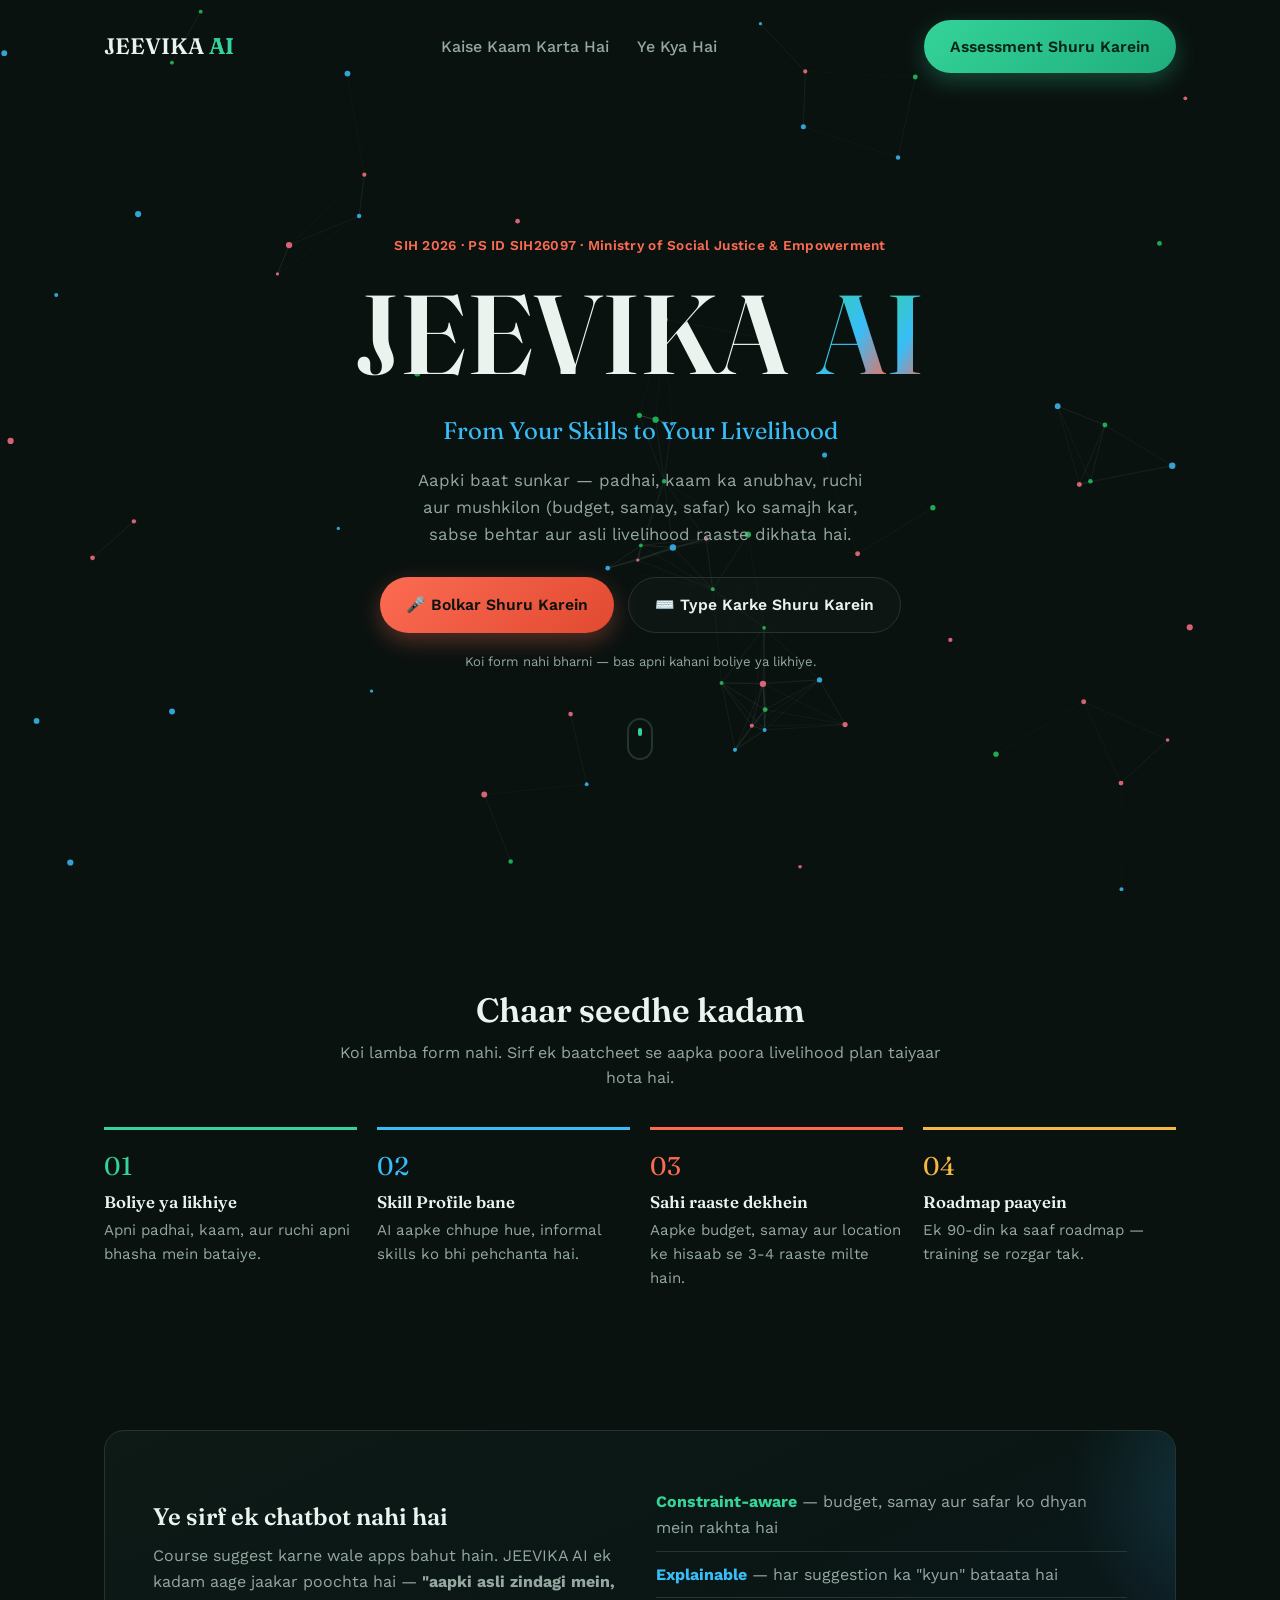
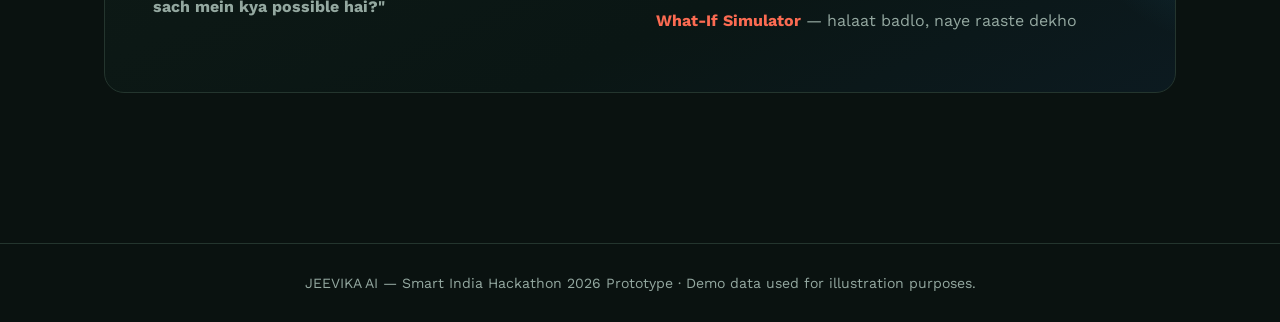
<file: index.html>
<!DOCTYPE html>
<html lang="hi">
<head>
<meta charset="UTF-8">
<meta name="viewport" content="width=device-width, initial-scale=1.0">
<title>JEEVIKA AI — From Your Skills to Your Livelihood</title>
<link rel="stylesheet" href="css/style.css">
<link rel="stylesheet" href="css/landing.css">
</head>
<body>

  <!-- Background particle network — pure canvas, no external library -->
  <canvas id="particle-canvas"></canvas>

  <!-- ============ NAVBAR ============ -->
  <header class="navbar">
    <div class="logo">JEEVIKA <span>AI</span></div>
    <nav class="nav-links">
      <a href="#how-it-works">Kaise Kaam Karta Hai</a>
      <a href="#differentiation">Ye Kya Hai</a>
    </nav>
    <a href="onboarding.html" class="btn btn-primary">Assessment Shuru Karein</a>
  </header>

  <!-- ============ HERO (centered, big animated wordmark) ============ -->
  <main>
    <section class="hero">
      <span class="hero-tag">SIH 2026 · PS ID SIH26097 · Ministry of Social Justice &amp; Empowerment</span>

      <h1 class="hero-title" id="hero-title" aria-label="JEEVIKA AI">
        <!-- Har letter ek span mein — JS isse stagger animate karta hai -->
        <span class="word" data-word="1"><span class="letter">J</span><span class="letter">E</span><span class="letter">E</span><span class="letter">V</span><span class="letter">I</span><span class="letter">K</span><span class="letter">A</span></span>
        <span class="word word-accent" data-word="2"><span class="letter">A</span><span class="letter">I</span></span>
      </h1>

      <p class="hero-tagline">From Your Skills to Your Livelihood</p>

      <p class="lead">
        Aapki baat sunkar — padhai, kaam ka anubhav, ruchi aur mushkilon
        (budget, samay, safar) ko samajh kar, sabse behtar aur asli
        livelihood raaste dikhata hai.
      </p>

      <div class="hero-actions">
        <a href="onboarding.html" class="btn btn-accent">🎤 Bolkar Shuru Karein</a>
        <a href="onboarding.html" class="btn btn-outline">⌨️ Type Karke Shuru Karein</a>
      </div>
      <p class="hero-note">Koi form nahi bharni — bas apni kahani boliye ya likhiye.</p>

      <div class="scroll-cue" id="scroll-cue">
        <span></span>
      </div>
    </section>

    <!-- ============ HOW IT WORKS ============ -->
    <section id="how-it-works" class="reveal-section">
      <div class="section-head">
        <h2>Chaar seedhe kadam</h2>
        <p>Koi lamba form nahi. Sirf ek baatcheet se aapka poora livelihood plan taiyaar hota hai.</p>
      </div>
      <div class="steps">
        <div class="step step-green reveal-item">
          <div class="step-index">01</div>
          <h3>Boliye ya likhiye</h3>
          <p>Apni padhai, kaam, aur ruchi apni bhasha mein bataiye.</p>
        </div>
        <div class="step step-blue reveal-item">
          <div class="step-index">02</div>
          <h3>Skill Profile bane</h3>
          <p>AI aapke chhupe hue, informal skills ko bhi pehchanta hai.</p>
        </div>
        <div class="step step-red reveal-item">
          <div class="step-index">03</div>
          <h3>Sahi raaste dekhein</h3>
          <p>Aapke budget, samay aur location ke hisaab se 3-4 raaste milte hain.</p>
        </div>
        <div class="step step-gold reveal-item">
          <div class="step-index">04</div>
          <h3>Roadmap paayein</h3>
          <p>Ek 90-din ka saaf roadmap — training se rozgar tak.</p>
        </div>
      </div>
    </section>

    <!-- ============ DIFFERENTIATION ============ -->
    <section id="differentiation" class="reveal-section">
      <div class="diff-banner reveal-item">
        <div>
          <h2>Ye sirf ek chatbot nahi hai</h2>
          <p>
            Course suggest karne wale apps bahut hain. JEEVIKA AI ek kadam aage
            jaakar poochta hai — <b>"aapki asli zindagi mein, sach mein kya
            possible hai?"</b>
          </p>
        </div>
        <ul class="diff-list">
          <li><b class="c-green">Constraint-aware</b> — budget, samay aur safar ko dhyan mein rakhta hai</li>
          <li><b class="c-blue">Explainable</b> — har suggestion ka "kyun" bataata hai</li>
          <li><b class="c-red">What-If Simulator</b> — halaat badlo, naye raaste dekho</li>
        </ul>
      </div>
    </section>
  </main>

  <footer class="site-footer">
    JEEVIKA AI — Smart India Hackathon 2026 Prototype · Demo data used for illustration purposes.
  </footer>

  <script src="js/main.js"></script>
  <script src="js/landing.js"></script>
</body>
</html>
</file>
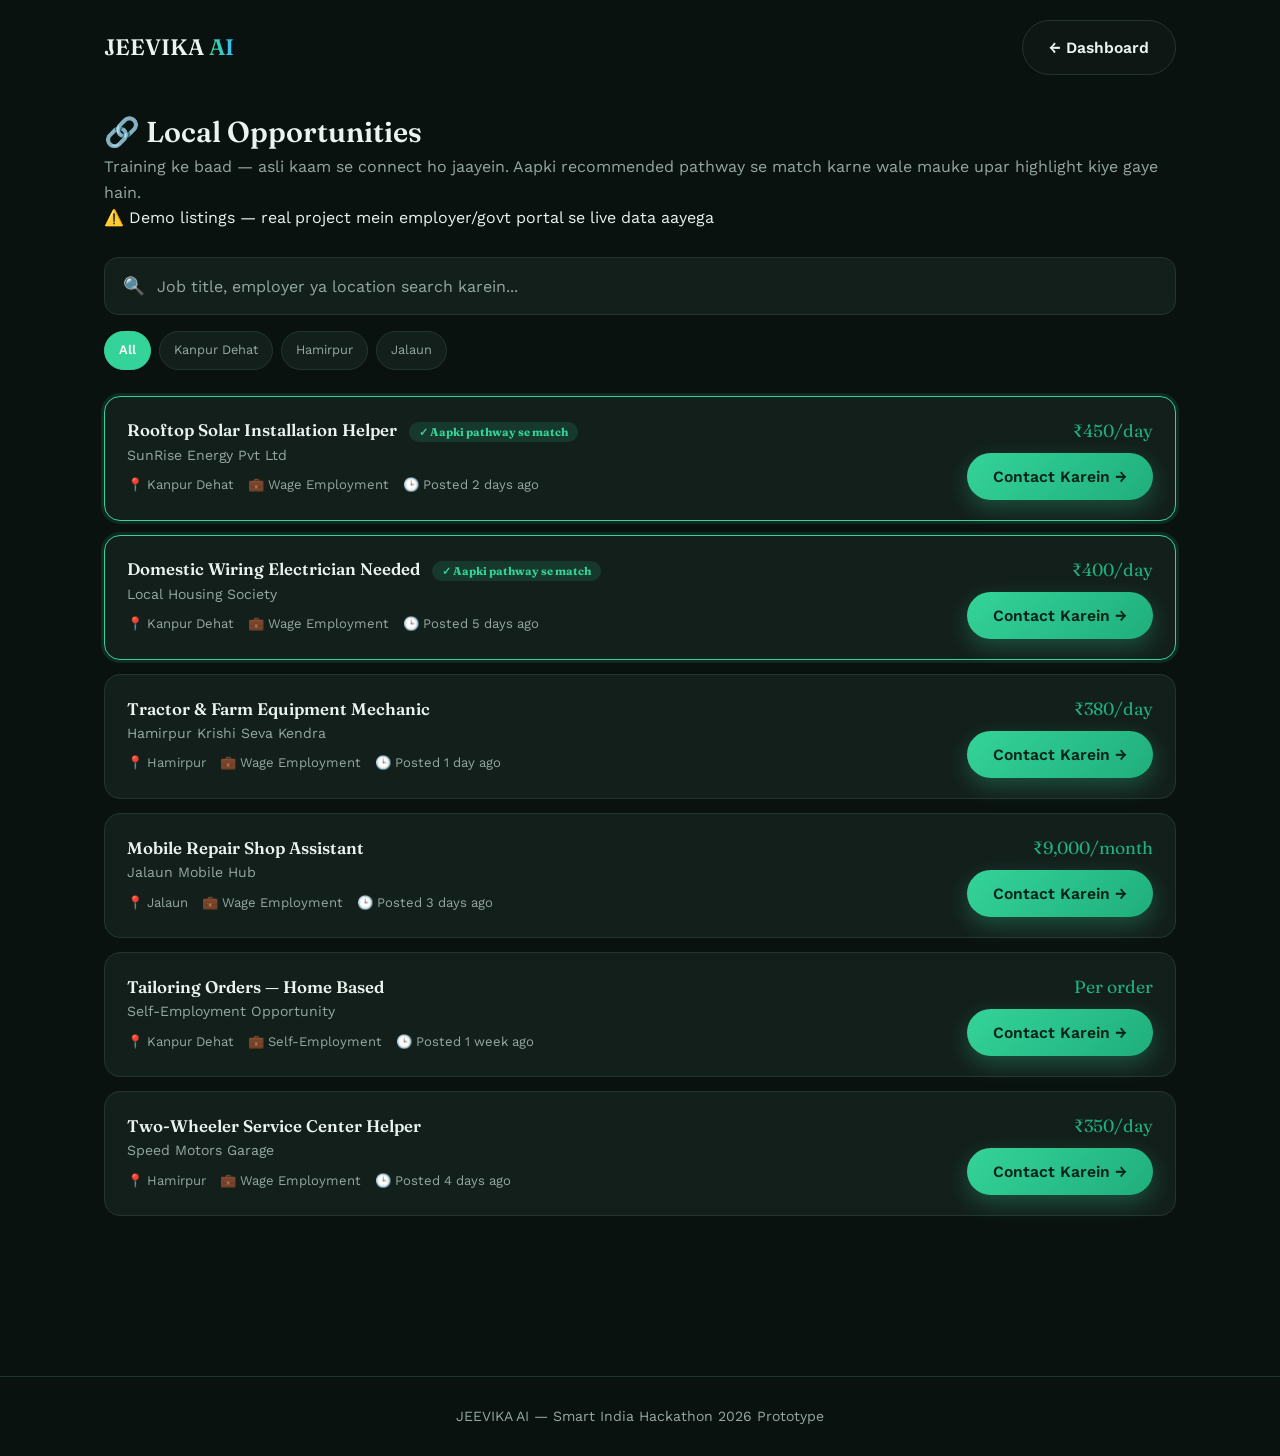
<file: connect.html>
<!DOCTYPE html>
<html lang="hi">
<head>
<meta charset="UTF-8">
<meta name="viewport" content="width=device-width, initial-scale=1.0">
<title>Local Opportunities — JEEVIKA AI</title>
<link rel="stylesheet" href="css/style.css">
<link rel="stylesheet" href="css/connect.css">
</head>
<body>

  <header class="navbar">
    <a href="index.html" class="logo">JEEVIKA <span>AI</span></a>
    <nav class="nav-links"></nav>
    <a href="dashboard.html" class="btn btn-outline">← Dashboard</a>
  </header>

  <div class="connect-wrap">
    <div class="connect-head">
      <h1>🔗 Local Opportunities</h1>
      <p>Training ke baad — asli kaam se connect ho jaayein. Aapki recommended pathway se match karne wale mauke upar highlight kiye gaye hain.</p>
      <span class="disclaimer">⚠️ Demo listings — real project mein employer/govt portal se live data aayega</span>
    </div>

    <div class="search-box">
      <span class="sicon">🔍</span>
      <input type="text" id="searchInput" placeholder="Job title, employer ya location search karein...">
    </div>

    <div class="filter-row" id="filterRow"></div>

    <div class="opp-list" id="oppList"></div>
  </div>

  <footer class="site-footer">
    JEEVIKA AI — Smart India Hackathon 2026 Prototype
  </footer>

  <script src="js/main.js"></script>
  <script src="js/data.js"></script>
  <script src="js/skillEngine.js"></script>
  <script src="js/connect.js"></script>
</body>
</html>
</file>
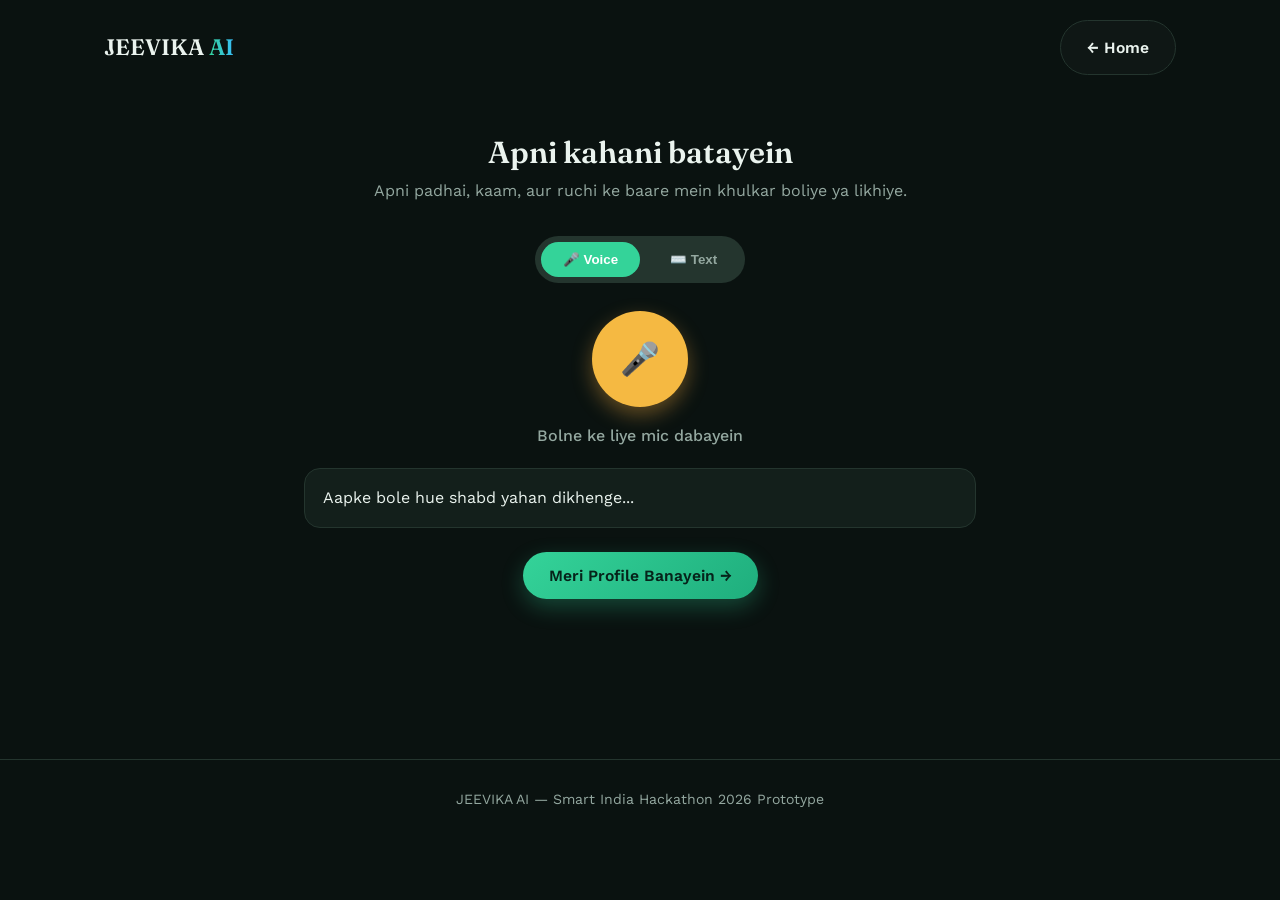
<file: onboarding.html>
<!DOCTYPE html>
<html lang="hi">
<head>
<meta charset="UTF-8">
<meta name="viewport" content="width=device-width, initial-scale=1.0">
<title>Assessment — JEEVIKA AI</title>
<link rel="stylesheet" href="css/style.css">
<link rel="stylesheet" href="css/onboarding.css">
</head>
<body>

  <header class="navbar">
    <a href="index.html" class="logo">JEEVIKA <span>AI</span></a>
    <nav class="nav-links"></nav>
    <a href="index.html" class="btn btn-outline">← Home</a>
  </header>

  <div class="onboard-wrap">
    <div class="onboard-head">
      <h1>Apni kahani batayein</h1>
      <p>Apni padhai, kaam, aur ruchi ke baare mein khulkar boliye ya likhiye.</p>
    </div>

    <!-- Mode switch -->
    <div class="mode-tabs">
      <button class="mode-tab active" id="tab-voice" onclick="switchMode('voice')">🎤 Voice</button>
      <button class="mode-tab" id="tab-text" onclick="switchMode('text')">⌨️ Text</button>
    </div>

    <!-- VOICE PANEL -->
    <div class="voice-panel" id="panel-voice">
      <button class="mic-button" id="micBtn" onclick="toggleListening()">🎤</button>
      <p class="mic-status" id="micStatus">Bolne ke liye mic dabayein</p>
      <div class="transcript-box" id="transcriptBox">Aapke bole hue shabd yahan dikhenge...</div>
    </div>

    <!-- TEXT PANEL (hidden by default) -->
    <div class="text-panel" id="panel-text" style="display:none;">
      <textarea id="textInput" placeholder="Jaise: Main 12th tak padha hoon. Main papa ke saath kheti karta hoon aur tractor bhi chalata hoon. Mujhe electrical ka kaam seekhna hai, lekin main apne district se bahar nahi jaana chahta."></textarea>
      <p class="example-hint">Tip: apni padhai, kaam ka anubhav, ruchi, aur kisi bhi rukawat (jaise safar, budget) ke baare mein batayein.</p>
    </div>

    <div class="action-row">
      <button class="btn btn-primary" id="extractBtn" onclick="runExtraction()">Meri Profile Banayein →</button>
    </div>

    <!-- EXTRACTED PROFILE PREVIEW -->
    <div id="profile-preview">
      <h2>Aapki Livelihood Profile</h2>
      <div class="preview-grid">
        <div class="preview-field">
          <h4>Education</h4>
          <div class="value" id="out-education">—</div>
        </div>
        <div class="preview-field">
          <h4>Existing Livelihood</h4>
          <div class="value" id="out-occupation">—</div>
        </div>
        <div class="preview-field" style="grid-column: 1 / -1;">
          <h4>Self-Reported / AI-Inferred Skills</h4>
          <div id="out-skills">—</div>
        </div>
        <div class="preview-field" style="grid-column: 1 / -1;">
          <h4>Interests</h4>
          <div id="out-interests">—</div>
        </div>
        <div class="preview-field" style="grid-column: 1 / -1;">
          <h4>Constraints</h4>
          <div id="out-constraints">—</div>
        </div>
      </div>
      <div class="action-row">
        <a href="dashboard.html" class="btn btn-accent">Dashboard Par Jaayein →</a>
      </div>
    </div>
  </div>

  <footer class="site-footer">
    JEEVIKA AI — Smart India Hackathon 2026 Prototype
  </footer>

  <script src="js/main.js"></script>
  <script src="js/data.js"></script>
  <script src="js/skillEngine.js"></script>
  <script src="js/onboarding.js"></script>
</body>
</html>
</file>
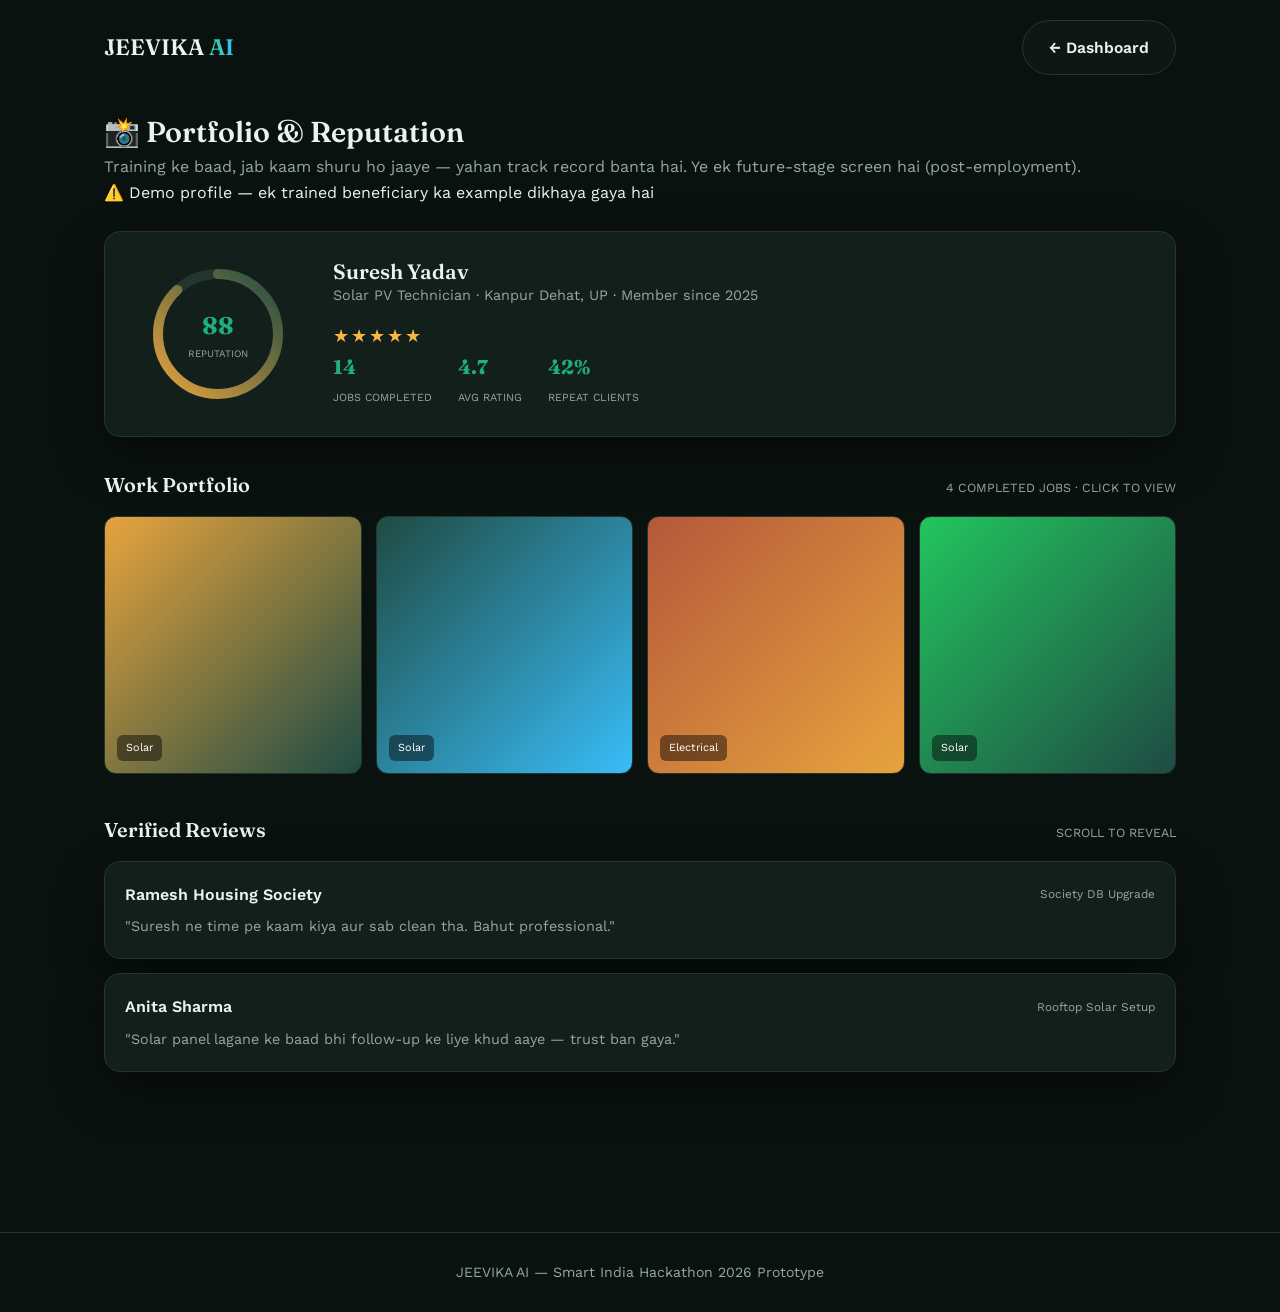
<file: portfolio.html>
<!DOCTYPE html>
<html lang="hi">
<head>
<meta charset="UTF-8">
<meta name="viewport" content="width=device-width, initial-scale=1.0">
<title>Portfolio &amp; Reputation — JEEVIKA AI</title>
<link rel="stylesheet" href="css/style.css">
<link rel="stylesheet" href="css/portfolio.css">
</head>
<body>

  <header class="navbar">
    <a href="index.html" class="logo">JEEVIKA <span>AI</span></a>
    <nav class="nav-links"></nav>
    <a href="dashboard.html" class="btn btn-outline">← Dashboard</a>
  </header>

  <div class="portfolio-wrap">
    <div class="portfolio-head">
      <h1>📸 Portfolio &amp; Reputation</h1>
      <p>Training ke baad, jab kaam shuru ho jaaye — yahan track record banta hai. Ye ek future-stage screen hai (post-employment).</p>
      <span class="disclaimer">⚠️ Demo profile — ek trained beneficiary ka example dikhaya gaya hai</span>
    </div>

    <!-- Reputation summary -->
    <div class="card rep-strip">
      <div class="gauge">
        <svg viewBox="0 0 140 140">
          <defs>
            <linearGradient id="gaugeGradient" x1="0%" y1="0%" x2="100%" y2="100%">
              <stop offset="0%" stop-color="#E7A33D"/>
              <stop offset="100%" stop-color="#1F4B43"/>
            </linearGradient>
          </defs>
          <circle class="bg" cx="70" cy="70" r="60"></circle>
          <circle class="fg" id="gaugeFg" cx="70" cy="70" r="60"></circle>
        </svg>
        <div class="center"><b id="gaugeNum">0</b><span>REPUTATION</span></div>
      </div>
      <div class="rep-details">
        <h2 id="repName">—</h2>
        <div class="role" id="repRole">—</div>
        <div class="stars" id="starRow"></div>
        <div class="rep-metrics">
          <div><b id="mJobs">0</b><span>Jobs Completed</span></div>
          <div><b id="mRating">0.0</b><span>Avg Rating</span></div>
          <div><b id="mRepeat">0%</b><span>Repeat Clients</span></div>
        </div>
      </div>
    </div>

    <!-- Portfolio gallery -->
    <div class="section-title"><h2>Work Portfolio</h2><span id="jobCount">— COMPLETED JOBS · CLICK TO VIEW</span></div>
    <div class="gallery" id="gallery"></div>

    <!-- Reviews -->
    <div class="section-title"><h2>Verified Reviews</h2><span>SCROLL TO REVEAL</span></div>
    <div class="reviews" id="reviews"></div>
  </div>

  <footer class="site-footer">
    JEEVIKA AI — Smart India Hackathon 2026 Prototype
  </footer>

  <!-- Lightbox for portfolio tiles -->
  <div class="lightbox" id="lightbox">
    <div class="lightbox-close" id="lightboxClose">✕ Close</div>
    <div class="lightbox-inner">
      <div class="lightbox-media" id="lightboxMedia"></div>
      <div class="lightbox-body">
        <h3 id="lightboxTitle"></h3>
        <p id="lightboxDesc"></p>
      </div>
    </div>
  </div>

  <script src="js/main.js"></script>
  <script src="js/data.js"></script>
  <script src="js/portfolio.js"></script>
</body>
</html>
</file>
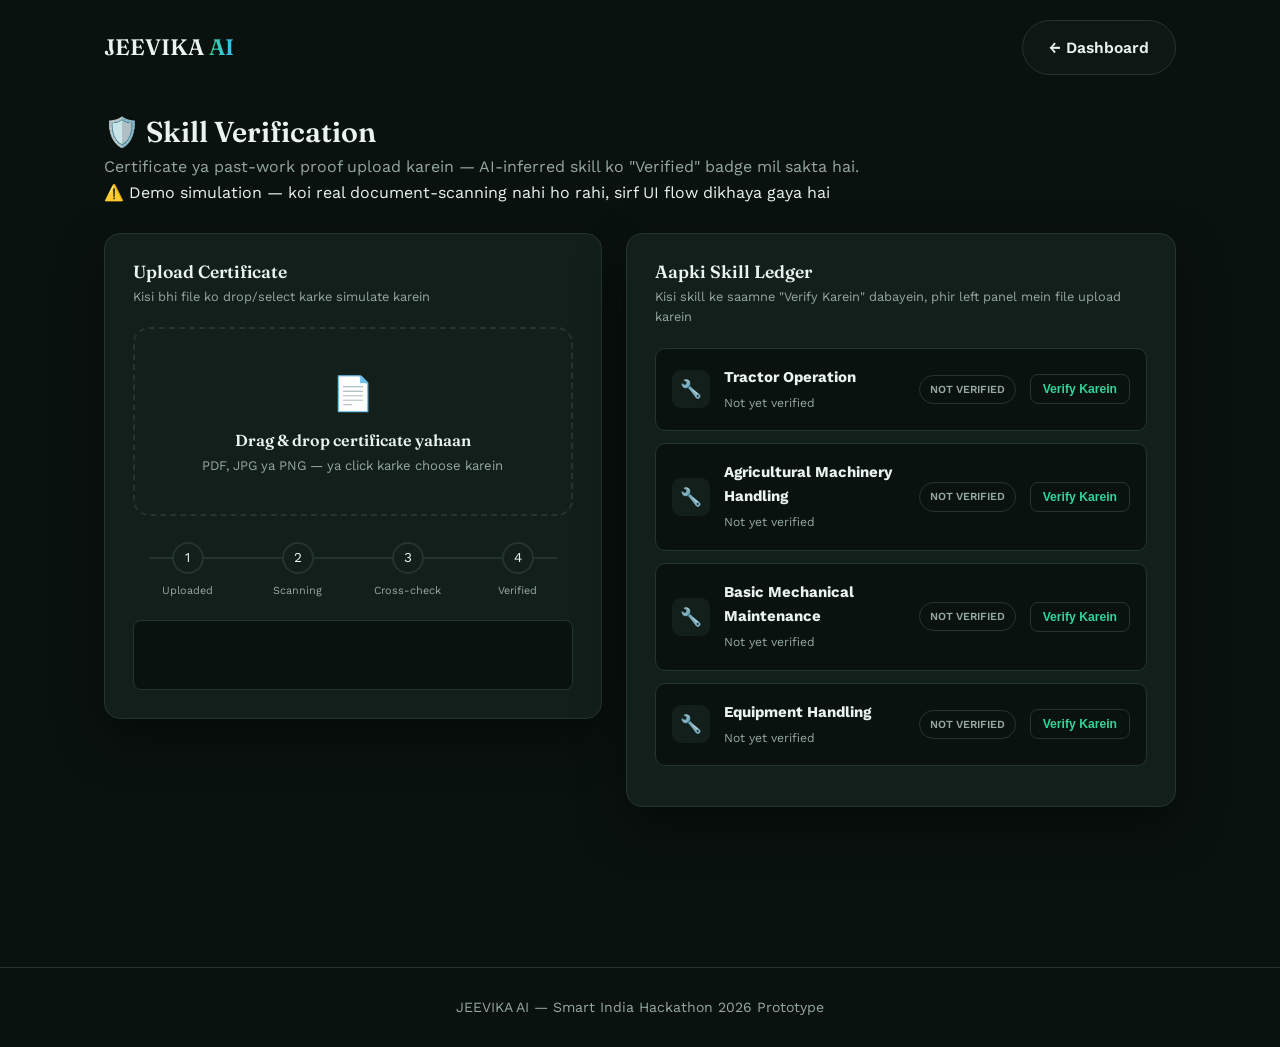
<file: verification.html>
<!DOCTYPE html>
<html lang="hi">
<head>
<meta charset="UTF-8">
<meta name="viewport" content="width=device-width, initial-scale=1.0">
<title>Skill Verification — JEEVIKA AI</title>
<link rel="stylesheet" href="css/style.css">
<link rel="stylesheet" href="css/verification.css">
</head>
<body>

  <header class="navbar">
    <a href="index.html" class="logo">JEEVIKA <span>AI</span></a>
    <nav class="nav-links"></nav>
    <a href="dashboard.html" class="btn btn-outline">← Dashboard</a>
  </header>

  <div class="verify-wrap">
    <div class="verify-head">
      <h1>🛡️ Skill Verification</h1>
      <p>Certificate ya past-work proof upload karein — AI-inferred skill ko "Verified" badge mil sakta hai.</p>
      <span class="disclaimer">⚠️ Demo simulation — koi real document-scanning nahi ho rahi, sirf UI flow dikhaya gaya hai</span>
    </div>

    <div class="stage">
      <!-- LEFT: upload + verification pipeline -->
      <div class="card">
        <h2 class="panel-h2">Upload Certificate</h2>
        <div class="panel-sub">Kisi bhi file ko drop/select karke simulate karein</div>

        <div class="dropzone" id="dropzone">
          <input type="file" id="fileInput">
          <span class="dz-icon">📄</span>
          <h3>Drag &amp; drop certificate yahaan</h3>
          <p>PDF, JPG ya PNG — ya click karke choose karein</p>
        </div>

        <div class="pipeline" id="pipeline">
          <div class="pstep" data-step="upload"><div class="pdot">1</div><div class="plabel">Uploaded</div></div>
          <div class="pstep" data-step="scan"><div class="pdot">2</div><div class="plabel">Scanning</div></div>
          <div class="pstep" data-step="match"><div class="pdot">3</div><div class="plabel">Cross-check</div></div>
          <div class="pstep" data-step="verify"><div class="pdot">4</div><div class="plabel">Verified</div></div>
        </div>

        <div class="log" id="logBox"></div>
      </div>

      <!-- RIGHT: skill ledger, badges update live -->
      <div class="card">
        <h2 class="panel-h2">Aapki Skill Ledger</h2>
        <div class="panel-sub">Kisi skill ke saamne "Verify Karein" dabayein, phir left panel mein file upload karein</div>
        <div id="skillList"></div>
      </div>
    </div>
  </div>

  <footer class="site-footer">
    JEEVIKA AI — Smart India Hackathon 2026 Prototype
  </footer>

  <script src="js/main.js"></script>
  <script src="js/verification.js"></script>
</body>
</html>
</file>
<file: css/style.css>
/* =========================================================
   JEEVIKA AI — SHARED STYLES (style.css)
   Dark theme v2. Sab pages (landing, onboarding, dashboard,
   admin) yahi variables use karte hain — isliye rang yahan
   badlo, poori site badal jaayegi.
   ========================================================= */

/* Google Fonts: Fraunces (headings) + Work Sans (body/UI) */
@import url('https://fonts.googleapis.com/css2?family=Fraunces:opsz,wght@9..144,400;9..144,500;9..144,600;9..144,700&family=Work+Sans:wght@400;500;600;700&display=swap');

/* ---------- Color & spacing variables ---------- */
:root {
  /* --- Base surfaces (dark) --- */
  --bg: #0A1210;            /* page background — deep charcoal-green, not pure black */
  --bg-alt: #0F1A17;        /* slightly lighter panel background */
  --card: #131F1B;          /* card surface */
  --card-hover: #182620;
  --mist: #24352E;          /* borders / dividers on dark surfaces */

  /* --- Text --- */
  --ink: #EAF3EE;           /* primary text — warm off-white */
  --ink-soft: #94A8A0;      /* secondary/muted text */

  /* --- Signal accents: green / blue / red, each with a job ---
     Emerald = growth, agriculture, self-employment, "present skill"
     Azure   = electrical/tech, trust, interactive elements
     Coral   = attention, missing skill, demand/urgency          */
  --emerald: #34D399;
  --emerald-dark: #1FAE7D;
  --azure: #38BDF8;
  --azure-dark: #1B93D6;
  --coral: #FB6B52;
  --coral-dark: #E14A31;
  --gold: #F5B942;          /* AI-inferred / highlight accent */

  /* Legacy names kept as aliases so old markup/JS keeps working */
  --forest: var(--emerald);
  --forest-dark: var(--emerald-dark);
  --marigold: var(--gold);
  --marigold-dark: #D89A2A;
  --clay: var(--coral);
  --paper: var(--bg);

  --radius: 16px;
  --shadow: 0 20px 50px rgba(0, 0, 0, 0.45);
  --glow-emerald: 0 0 24px rgba(52, 211, 153, 0.25);
  --max-width: 1120px;
}

/* ---------- Reset ---------- */
* { box-sizing: border-box; margin: 0; padding: 0; }

html { scroll-behavior: smooth; }

body {
  font-family: 'Work Sans', sans-serif;
  background: var(--bg);
  color: var(--ink);
  line-height: 1.6;
  -webkit-font-smoothing: antialiased;
  overflow-x: hidden;
}

h1, h2, h3 {
  font-family: 'Fraunces', serif;
  font-weight: 600;
  line-height: 1.15;
  color: var(--ink);
}

a { color: inherit; text-decoration: none; }

img, svg { display: block; max-width: 100%; }

.container {
  max-width: var(--max-width);
  margin: 0 auto;
  padding: 0 24px;
  position: relative;
  z-index: 1;
}

/* ---------- Top navigation (same on every page) ---------- */
.navbar {
  display: flex;
  align-items: center;
  justify-content: space-between;
  padding: 20px 24px;
  max-width: var(--max-width);
  margin: 0 auto;
  position: relative;
  z-index: 5;
}

.logo {
  font-family: 'Fraunces', serif;
  font-size: 1.4rem;
  font-weight: 600;
  color: var(--ink);
}

.logo span {
  background: linear-gradient(90deg, var(--emerald), var(--azure));
  -webkit-background-clip: text;
  background-clip: text;
  color: transparent;
}

.nav-links {
  display: flex;
  gap: 28px;
  font-weight: 500;
  color: var(--ink-soft);
}

.nav-links a { transition: color 0.15s ease; }
.nav-links a:hover { color: var(--azure); }

/* ---------- Buttons ---------- */
.btn {
  display: inline-flex;
  align-items: center;
  justify-content: center;
  gap: 8px;
  padding: 14px 26px;
  border-radius: 999px;
  font-family: 'Work Sans', sans-serif;
  font-weight: 600;
  font-size: 0.98rem;
  border: none;
  cursor: pointer;
  transition: transform 0.15s ease, box-shadow 0.15s ease, background 0.15s ease;
}

.btn:hover { transform: translateY(-2px); }

.btn-primary {
  background: linear-gradient(135deg, var(--emerald), var(--emerald-dark));
  color: #06231A;
  box-shadow: 0 8px 22px rgba(52, 211, 153, 0.28);
}
.btn-primary:hover { box-shadow: 0 10px 28px rgba(52, 211, 153, 0.42); }

.btn-accent {
  background: linear-gradient(135deg, var(--coral), var(--coral-dark));
  color: #2A0A04;
  box-shadow: 0 8px 22px rgba(251, 107, 82, 0.32);
}
.btn-accent:hover { box-shadow: 0 10px 28px rgba(251, 107, 82, 0.46); }

.btn-outline {
  background: rgba(255,255,255,0.02);
  color: var(--ink);
  border: 1.5px solid var(--mist);
}
.btn-outline:hover { border-color: var(--azure); color: var(--azure); }

/* ---------- Generic card ---------- */
.card {
  background: var(--card);
  border: 1px solid var(--mist);
  border-radius: var(--radius);
  box-shadow: var(--shadow);
  padding: 28px;
}

/* ---------- Footer ---------- */
.site-footer {
  border-top: 1px solid var(--mist);
  margin-top: 80px;
  padding: 28px 24px;
  text-align: center;
  color: var(--ink-soft);
  font-size: 0.88rem;
}

/* ---------- Accessibility: respect reduced motion ---------- */
@media (prefers-reduced-motion: reduce) {
  *, *::before, *::after {
    animation-duration: 0.01ms !important;
    animation-iteration-count: 1 !important;
    transition-duration: 0.01ms !important;
    scroll-behavior: auto !important;
  }
}

/* ---------- Responsive ---------- */
@media (max-width: 720px) {
  .nav-links { display: none; }
}
</file>
<file: css/landing.css>
/* =========================================================
   LANDING PAGE STYLES (landing.css) — index.html only
   Dark theme + colorful accents + animations.
   Note: The global dark palette now lives in style.css (v2) and
   applies to every page. This file only adds a --blue alias
   (style.css calls it --azure) and landing-specific layout/anim.
   ========================================================= */

:root {
  --blue: var(--azure); /* landing.css/landing.js reference --blue; style.css's token is --azure */
}

body { overflow-x: hidden; }

/* ---------- Background particle canvas ---------- */
#particle-canvas {
  position: fixed;
  inset: 0;
  z-index: 0;
  pointer-events: none;
}

.navbar, main, .site-footer { position: relative; z-index: 1; }

.navbar .logo { color: var(--ink); }
.navbar .logo span { color: var(--forest); }
.nav-links a:hover { color: var(--forest); }

/* ---------- Hero (centered) ---------- */
.hero {
  min-height: 92vh;
  display: flex;
  flex-direction: column;
  align-items: center;
  justify-content: center;
  text-align: center;
  padding: 40px 24px 60px;
  max-width: 780px;
  margin: 0 auto;
}

.hero-tag {
  display: inline-block;
  color: var(--clay);
  font-weight: 600;
  font-size: 0.85rem;
  letter-spacing: 0.02em;
  margin-bottom: 22px;
  opacity: 0;
  animation: fade-up 0.7s ease forwards;
}

/* ---------- Big animated wordmark ---------- */
.hero-title {
  font-family: 'Fraunces', serif;
  font-size: clamp(3rem, 11vw, 7rem);
  font-weight: 600;
  line-height: 1;
  display: flex;
  flex-wrap: wrap;
  justify-content: center;
  gap: 0.25em;
  color: var(--ink);
}

.hero-title .word { display: inline-flex; }

.hero-title .letter {
  display: inline-block;
  opacity: 0;
  transform: translateY(0.6em) rotate(4deg);
  animation: letter-in 0.6s cubic-bezier(0.2, 0.8, 0.2, 1) forwards;
}

/* JS staggers each letter's animation-delay inline — see landing.js */

.word-accent .letter {
  background: linear-gradient(120deg, var(--forest), var(--blue) 55%, var(--clay));
  -webkit-background-clip: text;
  background-clip: text;
  color: transparent;
}

@keyframes letter-in {
  to { opacity: 1; transform: translateY(0) rotate(0deg); }
}

.hero-tagline {
  margin-top: 22px;
  font-family: 'Fraunces', serif;
  font-size: clamp(1.1rem, 2.4vw, 1.5rem);
  color: var(--blue);
  opacity: 0;
  animation: fade-up 0.7s ease forwards;
  animation-delay: 1.05s;
}

.hero p.lead {
  margin-top: 16px;
  max-width: 46ch;
  color: var(--ink-soft);
  font-size: 1.05rem;
  opacity: 0;
  animation: fade-up 0.7s ease forwards;
  animation-delay: 1.2s;
}

.hero-actions {
  display: flex;
  gap: 14px;
  margin-top: 30px;
  flex-wrap: wrap;
  justify-content: center;
  opacity: 0;
  animation: fade-up 0.7s ease forwards;
  animation-delay: 1.35s;
}

/* Gold button needs dark text for contrast on dark theme */
.hero-actions .btn-accent { color: #0B1210; }
.hero-actions .btn-accent:hover { color: #0B1210; background: var(--marigold-dark); }

.btn-outline { border-color: var(--mist); color: var(--ink); }
.btn-outline:hover { border-color: var(--forest); color: var(--forest); }

.hero-note {
  margin-top: 18px;
  font-size: 0.82rem;
  color: var(--ink-soft);
  opacity: 0;
  animation: fade-up 0.7s ease forwards;
  animation-delay: 1.5s;
}

@keyframes fade-up {
  from { opacity: 0; transform: translateY(14px); }
  to   { opacity: 1; transform: translateY(0); }
}

/* ---------- Scroll cue ---------- */
.scroll-cue {
  margin-top: 46px;
  width: 26px;
  height: 42px;
  border: 2px solid var(--mist);
  border-radius: 14px;
  display: flex;
  justify-content: center;
  padding-top: 8px;
  opacity: 0;
  animation: fade-up 0.7s ease forwards;
  animation-delay: 1.7s;
}
.scroll-cue span {
  width: 4px; height: 8px;
  background: var(--forest);
  border-radius: 4px;
  animation: scroll-dot 1.6s ease-in-out infinite;
}
@keyframes scroll-dot {
  0%, 100% { transform: translateY(0); opacity: 1; }
  60% { transform: translateY(12px); opacity: 0.2; }
}

/* ---------- Section heading ---------- */
.section-head { max-width: 640px; margin: 0 auto 36px; text-align: center; }
.section-head h2 { font-size: clamp(1.6rem, 3vw, 2.1rem); }
.section-head p { margin-top: 10px; color: var(--ink-soft); }

section { padding: 70px 24px; max-width: var(--max-width); margin: 0 auto; }

/* ---------- Scroll-reveal (JS toggles .in-view via IntersectionObserver) ---------- */
.reveal-item {
  opacity: 0;
  transform: translateY(24px);
  transition: opacity 0.7s ease, transform 0.7s ease;
}
.reveal-item.in-view { opacity: 1; transform: translateY(0); }

/* ---------- How it works: colored steps ---------- */
.steps {
  display: grid;
  grid-template-columns: repeat(4, 1fr);
  gap: 20px;
}

.step {
  border-top: 3px solid var(--mist);
  padding-top: 16px;
}
.step-green { border-top-color: var(--forest); }
.step-blue  { border-top-color: var(--blue); }
.step-red   { border-top-color: var(--clay); }
.step-gold  { border-top-color: var(--marigold); }

.step .step-index { font-family: 'Fraunces', serif; font-size: 1.6rem; }
.step-green .step-index { color: var(--forest); }
.step-blue .step-index  { color: var(--blue); }
.step-red .step-index   { color: var(--clay); }
.step-gold .step-index  { color: var(--marigold); }

.step h3 { font-size: 1.05rem; margin-top: 6px; }
.step p { color: var(--ink-soft); font-size: 0.94rem; margin-top: 6px; }

/* ---------- Differentiation banner ---------- */
.diff-banner {
  background: linear-gradient(155deg, #0E1A16 0%, #0A1614 60%, #0C1A20 100%);
  border: 1px solid var(--mist);
  border-radius: 20px;
  padding: 48px;
  display: grid;
  grid-template-columns: 1fr 1fr;
  gap: 32px;
  align-items: center;
  position: relative;
  overflow: hidden;
}
.diff-banner::before {
  content: "";
  position: absolute; inset: -40% -20% auto auto; width: 320px; height: 320px;
  background: radial-gradient(circle, rgba(56,189,248,0.18), transparent 70%);
  pointer-events: none;
}

.diff-banner h2 { color: var(--ink); }
.diff-banner p { color: var(--ink-soft); margin-top: 12px; }

.diff-list { list-style: none; }
.diff-list li {
  padding: 10px 0;
  border-bottom: 1px solid var(--mist);
  color: var(--ink-soft);
}
.diff-list li:last-child { border-bottom: none; }
.c-green { color: var(--forest); }
.c-blue  { color: var(--blue); }
.c-red   { color: var(--clay); }

.site-footer { border-top-color: var(--mist); color: var(--ink-soft); }

/* ---------- Reduced motion ---------- */
@media (prefers-reduced-motion: reduce) {
  .hero-title .letter, .hero-tag, .hero-tagline, .hero p.lead,
  .hero-actions, .hero-note, .scroll-cue, .scroll-cue span, .reveal-item {
    animation: none !important;
    transition: none !important;
    opacity: 1 !important;
    transform: none !important;
  }
}

/* ---------- Responsive ---------- */
@media (max-width: 860px) {
  .steps { grid-template-columns: repeat(2, 1fr); }
  .diff-banner { grid-template-columns: 1fr; padding: 32px; }
}
</file>
<file: css/connect.css>
/* =========================================================
   CONNECT PAGE STYLES (connect.css)
   ========================================================= */

.connect-wrap { max-width: var(--max-width); margin: 0 auto; padding: 20px 24px 80px; }
.connect-head { margin-bottom: 26px; }
.connect-head h1 { font-size: 1.8rem; }
.connect-head p { color: var(--ink-soft); margin-top: 6px; }

/* ---------- Search bar ---------- */
.search-box {
  display: flex; align-items: center; gap: 12px; background: var(--card); border: 1px solid var(--mist);
  border-radius: 14px; padding: 14px 18px; transition: border-color 0.25s ease, box-shadow 0.25s ease;
}
.search-box:focus-within { border-color: var(--forest); box-shadow: 0 0 0 3px rgba(52,211,153,0.15); }
.search-box .sicon { font-size: 1.1rem; flex-shrink: 0; }
.search-box input { flex: 1; background: transparent; border: none; outline: none; color: var(--ink); font-family: 'Work Sans', sans-serif; font-size: 1rem; }
.search-box input::placeholder { color: var(--ink-soft); }

.filter-row { display: flex; gap: 8px; flex-wrap: wrap; margin: 16px 0 26px; }
.filter-chip {
  font-size: 0.8rem; padding: 8px 14px; border-radius: 20px; border: 1px solid var(--mist);
  color: var(--ink-soft); cursor: pointer; transition: all 0.2s; background: var(--card);
}
.filter-chip.active { background: var(--forest); border-color: var(--forest); color: #fff; font-weight: 600; }

/* ---------- Opportunity cards ---------- */
.opp-list { display: flex; flex-direction: column; gap: 14px; }
.opp-card {
  background: var(--card); border: 1.5px solid var(--mist); border-radius: var(--radius); padding: 20px 22px;
  display: flex; justify-content: space-between; align-items: center; gap: 16px; flex-wrap: wrap;
  transition: border-color 0.15s ease;
}
.opp-card.match { border-color: var(--forest); box-shadow: 0 0 0 3px rgba(52,211,153,0.12); }
.opp-info h3 { font-size: 1.05rem; }
.opp-info .employer { color: var(--ink-soft); font-size: 0.88rem; margin-top: 3px; }
.opp-meta { display: flex; gap: 14px; flex-wrap: wrap; margin-top: 8px; font-size: 0.82rem; color: var(--ink-soft); }
.match-tag {
  font-size: 0.7rem; font-weight: 700; color: var(--forest); background: rgba(52,211,153,0.14);
  padding: 3px 10px; border-radius: 999px; margin-left: 8px;
}
.opp-actions { display: flex; flex-direction: column; align-items: flex-end; gap: 8px; }
.opp-wage { font-family: 'Fraunces', serif; font-size: 1.1rem; color: var(--forest-dark); }

.empty-state { text-align: center; padding: 40px 20px; color: var(--ink-soft); }
</file>
<file: css/onboarding.css>
/* =========================================================
   ONBOARDING PAGE STYLES (onboarding.css)
   ========================================================= */

.onboard-wrap {
  max-width: 720px;
  margin: 0 auto;
  padding: 40px 24px 80px;
}

.onboard-head { text-align: center; margin-bottom: 32px; }
.onboard-head h1 { font-size: 1.9rem; }
.onboard-head p { color: var(--ink-soft); margin-top: 8px; }

/* ---------- Mode tabs (Voice / Text) ---------- */
.mode-tabs {
  display: flex;
  gap: 8px;
  background: var(--mist);
  padding: 6px;
  border-radius: 999px;
  width: fit-content;
  margin: 0 auto 28px;
}

.mode-tab {
  border: none;
  background: transparent;
  padding: 10px 22px;
  border-radius: 999px;
  font-weight: 600;
  cursor: pointer;
  color: var(--ink-soft);
}

.mode-tab.active {
  background: var(--forest);
  color: #fff;
}

/* ---------- Voice mode ---------- */
.voice-panel { text-align: center; }

.mic-button {
  width: 96px;
  height: 96px;
  border-radius: 50%;
  border: none;
  background: var(--marigold);
  color: var(--forest-dark);
  font-size: 2rem;
  cursor: pointer;
  box-shadow: 0 8px 20px rgba(231, 163, 61, 0.4);
  transition: transform 0.15s ease;
}

.mic-button:hover { transform: scale(1.05); }

.mic-button.listening {
  background: var(--clay);
  color: #fff;
  animation: pulse 1.2s infinite;
}

@keyframes pulse {
  0%   { box-shadow: 0 0 0 0 rgba(181, 88, 58, 0.45); }
  70%  { box-shadow: 0 0 0 22px rgba(181, 88, 58, 0); }
  100% { box-shadow: 0 0 0 0 rgba(181, 88, 58, 0); }
}

.mic-status {
  margin-top: 16px;
  color: var(--ink-soft);
  font-weight: 500;
  min-height: 24px;
}

.transcript-box {
  margin-top: 20px;
  text-align: left;
  min-height: 60px;
  padding: 16px 18px;
  background: var(--card);
  border-radius: var(--radius);
  border: 1px solid var(--mist);
  color: var(--ink);
}

/* ---------- Text mode ---------- */
.text-panel textarea {
  width: 100%;
  min-height: 160px;
  padding: 16px 18px;
  border-radius: var(--radius);
  border: 1px solid var(--mist);
  font-family: 'Work Sans', sans-serif;
  font-size: 1rem;
  color: var(--ink);
  resize: vertical;
}

.text-panel textarea:focus { outline: 2px solid var(--forest); border-color: transparent; }

.example-hint {
  font-size: 0.85rem;
  color: var(--ink-soft);
  margin-top: 8px;
}

/* ---------- Action row ---------- */
.action-row {
  display: flex;
  justify-content: center;
  margin-top: 24px;
}

.action-row .btn:disabled {
  opacity: 0.5;
  cursor: not-allowed;
  transform: none;
}

/* ---------- Extracted profile preview ---------- */
#profile-preview {
  margin-top: 40px;
  display: none;
}

.preview-grid {
  display: grid;
  grid-template-columns: 1fr 1fr;
  gap: 16px;
  margin-top: 18px;
}

.preview-field {
  background: var(--card);
  border-radius: 12px;
  border: 1px solid var(--mist);
  padding: 14px 16px;
}

.preview-field h4 {
  font-size: 0.78rem;
  text-transform: none;
  color: var(--ink-soft);
  margin-bottom: 6px;
  font-weight: 600;
}

.preview-field .value { font-weight: 600; color: var(--ink); }

.tag {
  display: inline-block;
  background: rgba(52,211,153,0.14);
  color: var(--forest-dark);
  border-radius: 999px;
  padding: 4px 12px;
  font-size: 0.82rem;
  font-weight: 600;
  margin: 3px 4px 0 0;
}

.tag.inferred { background: rgba(245,185,66,0.14); color: var(--marigold-dark); }

@media (max-width: 560px) {
  .preview-grid { grid-template-columns: 1fr; }
}
</file>
<file: css/portfolio.css>
/* =========================================================
   PORTFOLIO + REPUTATION PAGE STYLES (portfolio.css)
   ========================================================= */

.portfolio-wrap { max-width: var(--max-width); margin: 0 auto; padding: 20px 24px 80px; }
.portfolio-head { margin-bottom: 26px; }
.portfolio-head h1 { font-size: 1.8rem; }
.portfolio-head p { color: var(--ink-soft); margin-top: 6px; }

/* ---------- Reputation summary strip ---------- */
.rep-strip {
  display: grid; grid-template-columns: 170px 1fr; gap: 30px; align-items: center;
  padding: 28px; margin-bottom: 36px;
}
@media (max-width: 720px) { .rep-strip { grid-template-columns: 1fr; text-align: center; } }

.gauge { position: relative; width: 140px; height: 140px; margin: 0 auto; }
.gauge svg { transform: rotate(-90deg); width: 140px; height: 140px; }
.gauge circle { fill: none; stroke-width: 10; }
.gauge .bg { stroke: var(--mist); }
.gauge .fg { stroke: url(#gaugeGradient); stroke-linecap: round; transition: stroke-dashoffset 1.6s cubic-bezier(.3,.9,.3,1); }
.gauge .center { position: absolute; inset: 0; display: flex; flex-direction: column; align-items: center; justify-content: center; }
.gauge .center b { font-family: 'Fraunces', serif; font-size: 1.5rem; color: var(--forest-dark); }
.gauge .center span { font-size: 0.62rem; color: var(--ink-soft); }

.rep-details h2 { font-size: 1.3rem; }
.rep-details .role { color: var(--ink-soft); font-size: 0.9rem; margin-bottom: 14px; }
.rep-metrics { display: flex; gap: 26px; flex-wrap: wrap; }
.rep-metrics div b { display: block; font-family: 'Fraunces', serif; font-size: 1.25rem; color: var(--forest-dark); }
.rep-metrics div span { font-size: 0.68rem; color: var(--ink-soft); text-transform: uppercase; }
.stars { margin-top: 12px; font-size: 1.15rem; letter-spacing: 2px; }
.stars span { color: var(--mist); transition: color 0.4s ease; }
.stars span.lit { color: var(--marigold); }

/* ---------- Portfolio gallery ---------- */
.section-title { display: flex; justify-content: space-between; align-items: baseline; margin-bottom: 18px; flex-wrap: wrap; gap: 6px; }
.section-title h2 { font-size: 1.25rem; }
.section-title span { font-size: 0.78rem; color: var(--ink-soft); }

.gallery { display: grid; grid-template-columns: repeat(4, 1fr); gap: 14px; margin-bottom: 44px; }
@media (max-width: 760px) { .gallery { grid-template-columns: repeat(2, 1fr); } }
.tile {
  aspect-ratio: 1/1; border-radius: 12px; position: relative; overflow: hidden; cursor: pointer;
  display: flex; align-items: flex-end; padding: 12px; border: 1px solid var(--mist);
  transition: transform 0.35s ease; opacity: 0; transform: translateY(14px);
}
.tile.show { opacity: 1; transform: translateY(0); }
.tile:hover { transform: translateY(-6px) scale(1.02); }
.tile .tag { font-size: 0.68rem; background: rgba(0,0,0,0.45); color: #fff; padding: 4px 9px; border-radius: 6px; }

/* ---------- Lightbox ---------- */
.lightbox { position: fixed; inset: 0; background: rgba(20,20,15,0.75); display: none; align-items: center; justify-content: center; z-index: 1000; padding: 5vw; }
.lightbox.open { display: flex; animation: fadeIn 0.3s ease; }
@keyframes fadeIn { from { opacity: 0; } to { opacity: 1; } }
.lightbox-inner { max-width: 500px; width: 100%; background: var(--card); border-radius: 16px; overflow: hidden; transform: scale(0.92); animation: popIn 0.35s cubic-bezier(.3,.9,.3,1) forwards; }
@keyframes popIn { to { transform: scale(1); } }
.lightbox-media { height: 260px; }
.lightbox-body { padding: 22px; }
.lightbox-body h3 { font-size: 1.1rem; margin-bottom: 6px; }
.lightbox-body p { font-size: 0.86rem; color: var(--ink-soft); line-height: 1.6; }
.lightbox-close { position: absolute; top: 20px; right: 5vw; color: var(--ink-soft); cursor: pointer; font-size: 0.85rem; background: var(--card); border: 1px solid var(--mist); padding: 8px 14px; border-radius: 8px; }
.lightbox-close:hover { color: var(--forest); border-color: var(--forest); }

/* ---------- Reviews ---------- */
.reviews { display: flex; flex-direction: column; gap: 14px; }
.review { padding: 20px; opacity: 0; transform: translateY(16px); transition: all 0.6s ease; }
.review.show { opacity: 1; transform: translateY(0); }
.review-top { display: flex; justify-content: space-between; align-items: center; margin-bottom: 8px; flex-wrap: wrap; }
.review-top .rname { font-weight: 600; }
.review-top .rjob { font-size: 0.74rem; color: var(--ink-soft); }
.review p { font-size: 0.9rem; color: var(--ink-soft); line-height: 1.6; }
</file>
<file: css/verification.css>
/* =========================================================
   SKILL VERIFICATION PAGE STYLES (verification.css)
   ========================================================= */

.verify-wrap { max-width: var(--max-width); margin: 0 auto; padding: 20px 24px 80px; }
.verify-head { margin-bottom: 28px; }
.verify-head h1 { font-size: 1.8rem; }
.verify-head p { color: var(--ink-soft); margin-top: 6px; }

.stage { display: grid; grid-template-columns: 0.95fr 1.05fr; gap: 24px; align-items: start; margin-top: 20px; }
@media (max-width: 900px) { .stage { grid-template-columns: 1fr; } }

.panel-h2 { font-size: 1.1rem; margin-bottom: 4px; }
.panel-sub { font-size: 0.8rem; color: var(--ink-soft); margin-bottom: 20px; }

/* ---------- Drag & drop zone ---------- */
.dropzone {
  border: 2px dashed var(--mist); border-radius: var(--radius); padding: 38px 20px; text-align: center;
  cursor: pointer; transition: all 0.25s ease; position: relative; overflow: hidden;
}
.dropzone.drag { border-color: var(--marigold); background: rgba(245, 185, 66, 0.08); }
.dropzone .dz-icon { font-size: 2.1rem; margin-bottom: 10px; display: block; }
.dropzone h3 { font-size: 1rem; margin-bottom: 6px; }
.dropzone p { font-size: 0.82rem; color: var(--ink-soft); }
.dropzone input[type="file"] { display: none; }

.dropzone.scanning::after {
  content: ""; position: absolute; left: 0; right: 0; height: 3px; background: var(--marigold);
  box-shadow: 0 0 14px 2px rgba(245,185,66,0.6); top: 0;
  animation: scanSweep 1.4s ease-in-out infinite;
}
@keyframes scanSweep { 0% { top: 0; } 50% { top: 100%; } 100% { top: 0; } }

/* ---------- Pipeline stepper ---------- */
.pipeline { display: flex; justify-content: space-between; margin: 26px 0 6px; position: relative; }
.pipeline::before { content: ""; position: absolute; top: 15px; left: 16px; right: 16px; height: 2px; background: var(--mist); z-index: 0; }
.pipeline .pstep { position: relative; z-index: 1; display: flex; flex-direction: column; align-items: center; gap: 8px; flex: 1; }
.pipeline .pdot {
  width: 32px; height: 32px; border-radius: 50%; background: var(--card); border: 2px solid var(--mist);
  display: flex; align-items: center; justify-content: center; font-size: 0.85rem; transition: all 0.4s ease;
}
.pipeline .plabel { font-size: 0.68rem; color: var(--ink-soft); text-align: center; transition: color 0.4s ease; }
.pipeline .pstep.active .pdot { border-color: var(--marigold); background: rgba(245,185,66,0.12); animation: stepPulse 1.2s infinite; }
.pipeline .pstep.active .plabel { color: var(--marigold-dark); font-weight: 600; }
.pipeline .pstep.done .pdot { border-color: var(--forest); background: var(--forest); color: #fff; }
.pipeline .pstep.done .plabel { color: var(--forest); }
@keyframes stepPulse { 0%,100% { box-shadow: 0 0 0 0 rgba(245,185,66,0.4); } 50% { box-shadow: 0 0 0 8px rgba(245,185,66,0); } }

.log {
  margin-top: 20px; background: var(--paper); border: 1px solid var(--mist); border-radius: 8px; padding: 14px 16px;
  min-height: 70px; font-size: 0.82rem; color: var(--ink-soft); line-height: 1.9;
}
.log div { opacity: 0; transform: translateX(-6px); transition: all 0.35s ease; }
.log div.show { opacity: 1; transform: translateX(0); }
.log .ok { color: var(--forest); font-weight: 600; }

/* ---------- Skill ledger ---------- */
.skill-row {
  display: flex; align-items: center; gap: 14px; padding: 16px; background: var(--paper); border-radius: 10px;
  margin-bottom: 12px; border: 1px solid var(--mist); position: relative; overflow: hidden;
}
.skill-row .si { width: 38px; height: 38px; border-radius: 9px; background: var(--card); display: flex; align-items: center; justify-content: center; font-size: 1.1rem; flex-shrink: 0; }
.skill-row .sinfo { flex: 1; }
.skill-row .sinfo b { font-size: 0.94rem; display: block; }
.skill-row .sinfo span { font-size: 0.76rem; color: var(--ink-soft); }

.status-pill { font-size: 0.68rem; font-weight: 600; padding: 5px 10px; border-radius: 20px; border: 1px solid var(--mist); color: var(--ink-soft); white-space: nowrap; }
.status-pill.verified { border-color: var(--forest); color: var(--forest); background: rgba(52,211,153,0.14); }
.status-pill.none { border-color: var(--mist); color: var(--ink-soft); }

.skill-row.bursting::before {
  content: ""; position: absolute; inset: 0; border-radius: 10px;
  background: radial-gradient(circle at 88% 50%, rgba(52,211,153,0.22), transparent 60%);
  animation: burstFade 1s ease-out forwards;
}
@keyframes burstFade { from { opacity: 1; } to { opacity: 0; } }

.verify-btn {
  font-size: 0.76rem; font-weight: 600; color: var(--forest); background: transparent;
  border: 1px solid var(--mist); border-radius: 8px; padding: 7px 12px; cursor: pointer; white-space: nowrap;
}
.verify-btn:hover { border-color: var(--forest); }
.verify-btn:disabled { opacity: 0.5; cursor: not-allowed; }
</file>
